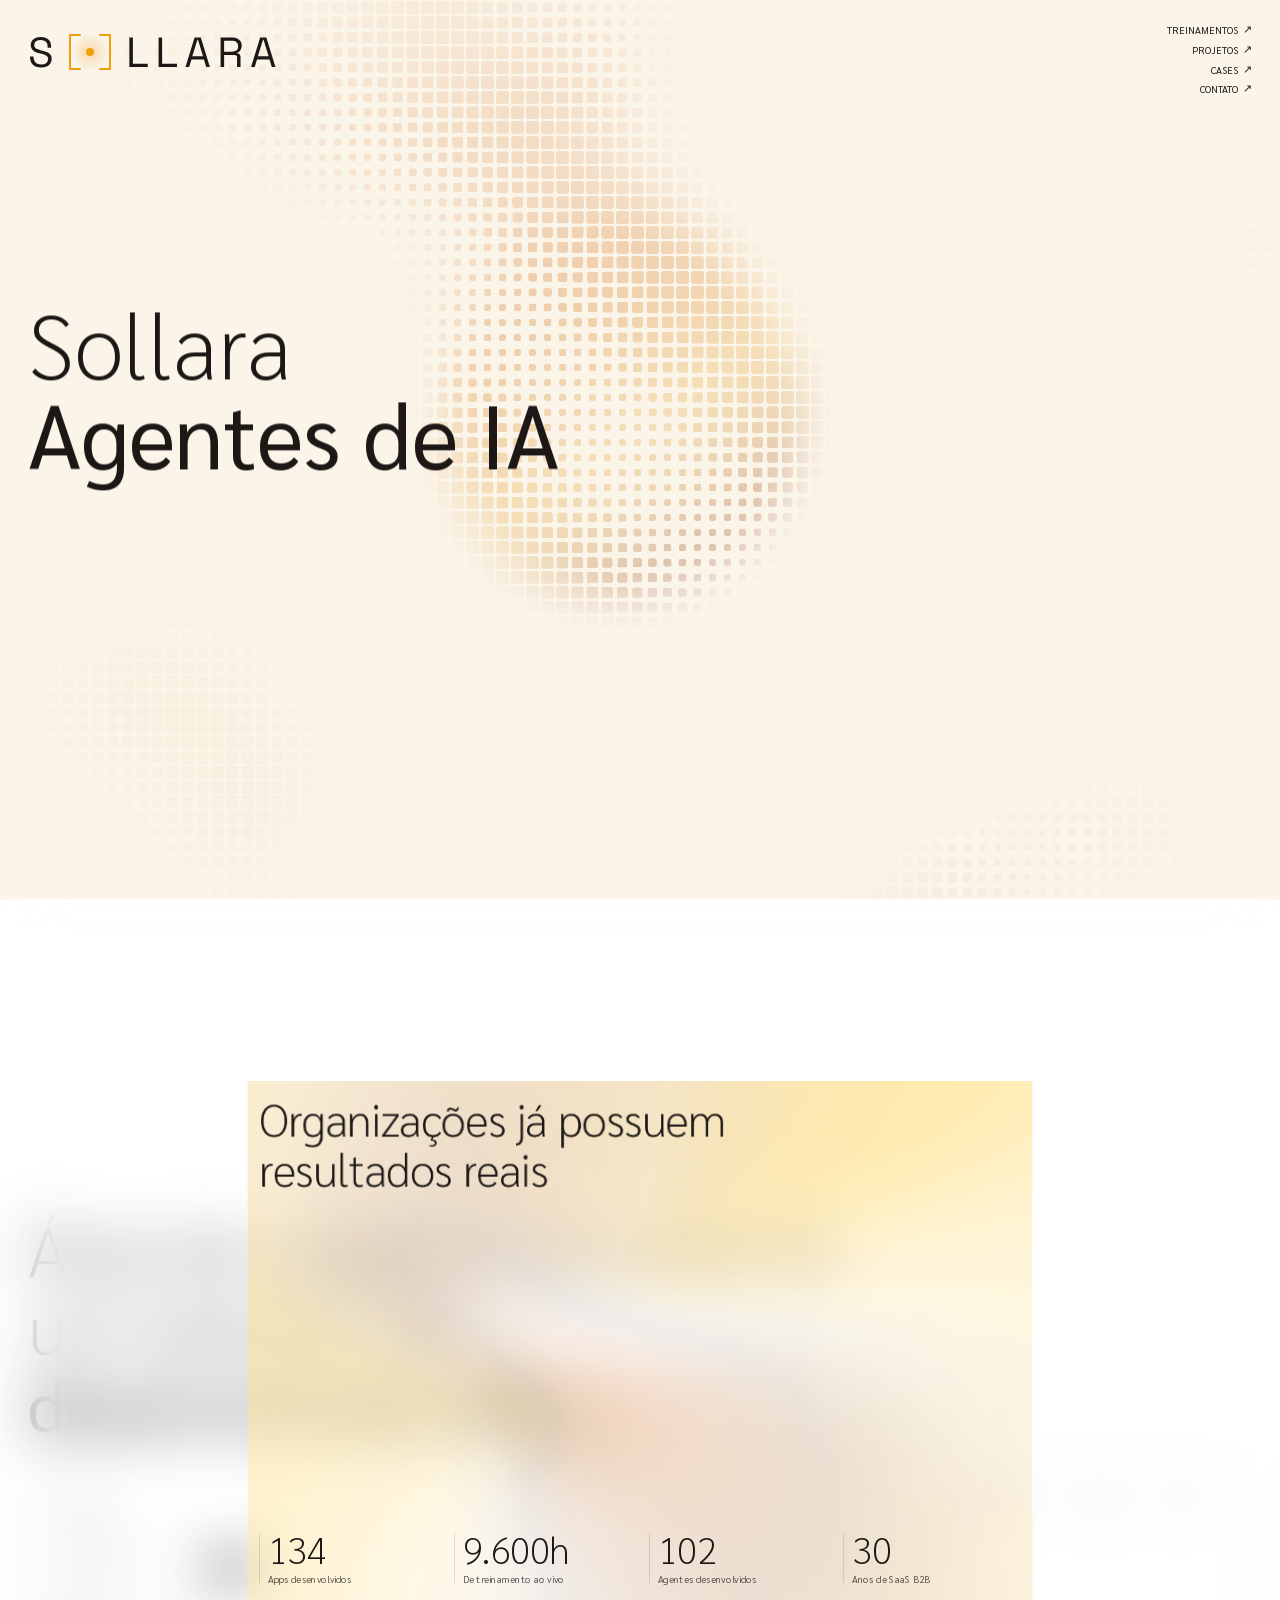
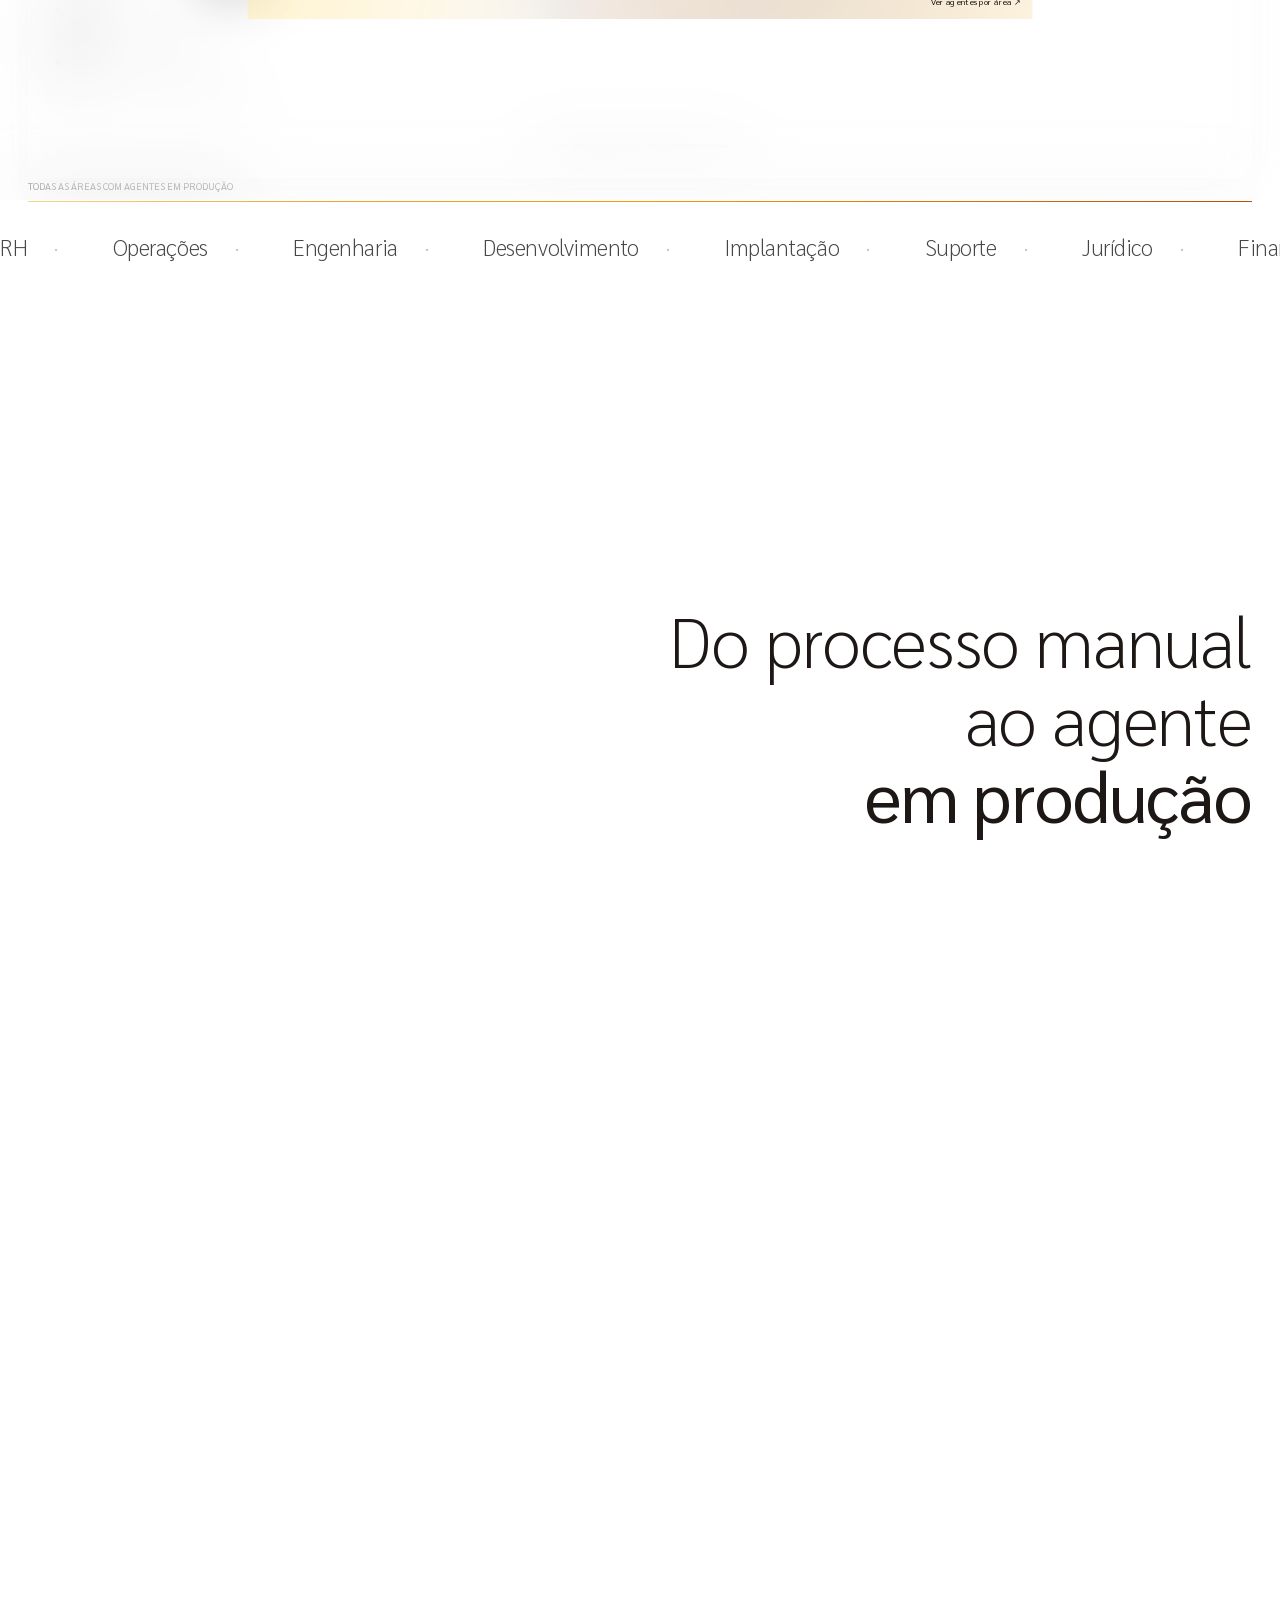
<file: index.html>
<!DOCTYPE html><html lang="pt-BR"><head><meta charset="UTF-8"><meta name="viewport" content="width=device-width, initial-scale=1.0"><script>window.top===window&&!/[?&]intro\b/.test(location.search)&&matchMedia("(hover: none) and (pointer: coarse)").matches&&location.replace(new URL("solucoes/",location.href).href);</script><title>Sollara — Agentes de IA Empresariais </title><meta name="description" content="Treinamentos de 16h por área e projetos de IA agêntica do Grupo eSales."><link rel="stylesheet" href="motion/css/fonts.css"><link rel="stylesheet" href="motion/css/style.css"><style>.palavra{white-space:nowrap}html{font-size:max(9px,.625vw)}.marquee-text{letter-spacing:-.02em;color:#1d1816;white-space:nowrap;align-items:center;height:3.75rem;font-family:Sarabun,sans-serif;font-size:2.5rem;font-weight:200;display:inline-flex}.marquee-text:after{content:"·";color:#e8ab30;margin-left:3rem}.hero-logo{height:auto}.phase4-container .split-feature-container{pointer-events:inherit}.footer-contato{flex-direction:column;gap:.75rem;margin:.5rem 0 1.5rem;font-size:.875rem;display:flex}.footer-contato a,.footer-contato div{color:#1d1816;flex-direction:column;gap:.15rem;text-decoration:none;display:flex}.footer-contato a:hover{color:#db7706}.footer-contato span{letter-spacing:.12em;text-transform:uppercase;opacity:.5;font-size:.625rem;font-weight:700}.footer-col a.footer-col-link{opacity:1;font-size:1rem;font-weight:500}.footer-col a.footer-col-link:hover{color:#db7706}.hi-text-forte{opacity:.92;font-size:1.375rem;font-weight:500}.gc-bottom{flex-direction:column;align-items:stretch;gap:1.75rem}.gc-bottom-right{grid-template-columns:repeat(4,minmax(0,1fr));align-items:start;gap:2rem 3rem;width:100%;display:grid}.stat-link{align-self:flex-end}.gc-bottom-right .stat-col{gap:.75rem;padding-left:1.5rem}.gc-bottom-right .stat-num{white-space:nowrap;font-size:max(40px,4.4vw)}.gc-bottom-right .stat-desc{opacity:.7;white-space:nowrap;font-size:15px;font-weight:500}.stat-link{color:#1d1816;letter-spacing:.02em;font-size:13px;font-weight:500;text-decoration:none}.stat-link:hover{color:#b45309}@media (width<=900px){.gc-bottom-right{grid-template-columns:repeat(2,minmax(0,1fr));column-gap:2rem}}@media (width<=600px){html,body{overflow-x:clip}.hero-logo{max-width:calc(100vw - 6.25rem)}.phase4-container .split-feature-container{max-width:100vw}.phase4-container .split-feature-container>div{width:100%}.words-container,.scroll-content-wrapper,.phase6-container{z-index:4}body{height:1500vh}.scroll-title-container,.clients-container{margin-bottom:20rem}.glass-gradient-wrapper{height:auto;padding:0;top:50%}.glass-gradient-wrapper .gradient-content{justify-content:flex-start;gap:2.5rem;height:auto;padding:1.75rem;position:relative}.glass-gradient-wrapper .glass-gradient-img{height:100%}.flying-word{font-size:13vw}.gc-bottom-right{column-gap:1rem}.gc-bottom-right .stat-col{padding-left:.75rem}.gc-bottom-right .stat-num{font-size:34px}.gc-bottom-right .stat-desc{white-space:normal;font-size:13px}.phase4-container{background:linear-gradient(#fdfaf500,#fdfaf5f0 55%)}.phase4-container .split-feature-container{padding:0 20px 32px}.phase4-container .feature-title{white-space:normal}.phase4-container .hi-text-forte{font-size:16px;max-width:100%!important}}
</style></head><body><div id="preloader" style="position: fixed; top: 0; left: 0; width: 100%; height: 100vh; z-index: 9999; pointer-events: none; transition: opacity 1s ease;"><div style="position: absolute; top: 2.5rem; left: 3.125rem; color: #1d1816; font-family: 'Sarabun', sans-serif; font-weight: 200; font-size: 4rem; letter-spacing: -0.02em; line-height: 1;">[ &nbsp;<div style="height: 4rem; overflow: hidden; position: relative; width: 6.5rem; display: inline-block; vertical-align: top;"><div id="odometer-numbers" style="position: absolute; top: 0; left: 0; width: 100%; transition: transform 0.05s linear; text-align: center;"></div></div>&nbsp; / 100 ]</div></div><img src="motion/images/logo-sollara.svg" class="hero-logo preload-hidden reveal-anim from-top" alt="Sollara"><h1 class="hero-title" id="animated-hero-title">Sollara<br><span class="hero-subtitle">Agentes de IA</span></h1><div class="hero-nav preload-hidden reveal-anim from-top"><a href="solucoes/index.html#cursos">treinamentos <span class="nav-arrow">↗</span></a><a href="solucoes/index.html#projetos">projetos <span class="nav-arrow">↗</span></a><a href="solucoes/index.html#cases">cases <span class="nav-arrow">↗</span></a><a href="mailto:contato@sollara.ai">contato <span class="nav-arrow">↗</span></a></div><div class="scroll-content-wrapper"><div class="scroll-title-container" id="scroll-title"><h3 class="animated-title flow-title">Área de negócios munida de<br>um exército de<br><span style="font-weight: 500;">desenvolvedores</span></h3></div><div class="clients-container"><div class="clients-subtitle">TODAS AS ÁREAS COM AGENTES EM PRODUÇÃO</div><div class="clients-line"></div><div class="marquee-container"><div class="marquee-content"><span class="marquee-logo marquee-text">RH</span><span class="marquee-logo marquee-text">Operações</span><span class="marquee-logo marquee-text">Engenharia</span><span class="marquee-logo marquee-text">Desenvolvimento</span><span class="marquee-logo marquee-text">Implantação</span><span class="marquee-logo marquee-text">Suporte</span><span class="marquee-logo marquee-text">Jurídico</span><span class="marquee-logo marquee-text">Financeiro</span><span class="marquee-logo marquee-text">Comercial</span><span class="marquee-logo marquee-text">Infraestrutura/TI</span><span class="marquee-logo marquee-text">Diretoria</span><span class="marquee-logo marquee-text">Conselho</span><span class="marquee-logo marquee-text">RH</span><span class="marquee-logo marquee-text">Operações</span><span class="marquee-logo marquee-text">Engenharia</span><span class="marquee-logo marquee-text">Desenvolvimento</span><span class="marquee-logo marquee-text">Implantação</span><span class="marquee-logo marquee-text">Suporte</span><span class="marquee-logo marquee-text">Jurídico</span><span class="marquee-logo marquee-text">Financeiro</span><span class="marquee-logo marquee-text">Comercial</span><span class="marquee-logo marquee-text">Infraestrutura/TI</span><span class="marquee-logo marquee-text">Diretoria</span><span class="marquee-logo marquee-text">Conselho</span></div></div></div><div class="feature-container" style="align-items: flex-end; padding-right: 3.125rem; padding-left: 3.125rem; box-sizing: border-box;"><h3 class="feature-title animated-title flow-title" style="text-align: right;">Do processo manual<br>ao agente<br><span style="font-weight: 500;">em produção</span></h3></div></div><div class="phase4-container" id="phase4-container" style="font-family: 'Sarabun', sans-serif;"><div class="split-feature-container"><div class="hi-top" style="width: 100%; min-width: 15rem; max-width: 20rem; margin-bottom: 0;"><span>( P )</span><span>[ 002 /004 ]</span></div><div style="display: flex; flex-direction: column; align-items: flex-start;"><div class="split-top" style="text-align: left; display: inline-block;"><h3 class="feature-title animated-title" id="phase4-title" style="text-align: left; margin-top: 0;">Do mapa ao agente,<br><span style="font-weight: 500;">com o seu time</span></h3><div class="clients-line" style="margin-top: 3rem; margin-bottom: 3rem; width: 100%; margin-left: 0; margin-right: 0;"></div></div><div class="split-bottom" style="align-items: flex-start;"><div class="hi-text hi-text-forte" style="text-align: left; max-width: 34rem;">Mapeamos onde um agente gera mais ganho, colocamos o primeiro no ar com o seu time, levamos para outras áreas com governança — e formamos os gestores para seguirem construindo sozinhos, sem depender de TI.</div><a href="mailto:contato@sollara.ai" class="hi-btn" style="margin-top: 1.5rem; text-transform: uppercase;">FALAR SOBRE UM PROJETO</a></div></div></div></div><div class="words-container"><div class="flying-word" id="word1"><span class="char">p</span><span class="char">r</span><span class="char">o</span><span class="char">c</span><span class="char">e</span><span class="char">s</span><span class="char">s</span><span class="char">o</span><span class="char">s</span></div><div class="flying-word" id="word2"><span class="char">p</span><span class="char">e</span><span class="char">s</span><span class="char">s</span><span class="char">o</span><span class="char">a</span><span class="char">s</span></div><div class="flying-word" id="word3"><span class="char">a</span><span class="char">g</span><span class="char">e</span><span class="char">n</span><span class="char">t</span><span class="char">e</span><span class="char">s</span></div><div class="flying-word" id="word4"><span class="char">e</span><span class="char">s</span><span class="char">c</span><span class="char">a</span><span class="char">l</span><span class="char">a</span><span class="char">b</span><span class="char">i</span><span class="char">l</span><span class="char">i</span><span class="char">d</span><span class="char">a</span><span class="char">d</span><span class="char">e</span></div><div class="flying-word" id="word5"><span class="char">r</span><span class="char">e</span><span class="char">s</span><span class="char">u</span><span class="char">l</span><span class="char">t</span><span class="char">a</span><span class="char">d</span><span class="char">o</span></div></div><div class="glass-container" id="glass-container"><div id="glass-gradient" class="glass-gradient-wrapper"><img src="motion/images/gradient.png" class="glass-gradient-img" alt=""><div class="gradient-content"><div class="gc-top-left animated-title" id="phase3-title">Organizações já possuem<br>resultados reais</div><div class="gc-bottom"><div class="gc-bottom-right"><div class="stat-col"><div class="stat-num">134</div><div class="stat-desc">Apps desenvolvidos</div></div><div class="stat-col"><div class="stat-num">9.600h</div><div class="stat-desc">De treinamento ao vivo</div></div><div class="stat-col"><div class="stat-num">102</div><div class="stat-desc">Agentes desenvolvidos</div></div><div class="stat-col"><div class="stat-num">30</div><div class="stat-desc">Anos de SaaS B2B</div></div></div><a class="stat-link" href="solucoes/index.html#cases">Ver agentes por área <span class="nav-arrow">↗</span></a></div></div></div></div><div class="phase5-container" id="phase5-container" style="font-family: 'Sarabun', sans-serif;"><div class="hi-top phase5-label-right"><span>( T )</span><span>[ 003 /004 ]</span></div><h3 class="feature-title phase5-title-left animated-title" id="phase5-title-1">Treinamentos por área</h3><div class="hi-text phase5-desc-left">Treinamentos de 16h por área — Gestão, RH, Marketing, Operação, Comercial, Implantação, Suporte e Construção de Agentes Autônomos — ou um curso personalizado para a sua empresa. Turma ao vivo, ferramenta real construída em sala.</div><h3 class="feature-title phase5-title-right animated-title" id="phase5-title-2">A Sollara constrói<br><span style="font-weight: 500;">seu agente</span></h3></div><div class="phase6-container" id="phase6-container"><h3 class="phase6-title animated-title" id="phase6-title">Prontos para sair<br><span style="font-weight: 400;">da teoria?</span></h3></div><div class="phase6-footer-wrapper" id="phase6-footer"><div class="glass-footer"><div class="footer-top"><div class="footer-left"><h2 style="margin: 0 0 2rem 0; font-weight: 500; font-size: 1.5rem; letter-spacing: -0.02em;">Sollara</h2><div class="footer-heading">Fale com a Sollara.</div><div class="footer-input-group"><a href="mailto:contato@sollara.ai" class="footer-input" style="display:flex; align-items:center; text-decoration:none; color:inherit;">contato@sollara.ai</a><a href="mailto:contato@sollara.ai" class="footer-submit" style="display:flex; align-items:center; text-decoration:none;">Enviar</a></div><div class="footer-contato"><a href="tel:+555133258100"><span>Telefone</span>(51) 3325-8100</a><div><span>Endereço</span>Av. Carlos Gomes, 111 — Porto Alegre · RS</div><a href="https://www.instagram.com/sollara.ai/" target="_blank" rel="noopener noreferrer"><span>Instagram</span>@sollara.ai</a></div><div class="footer-subtext">Treinamentos e projetos de IA agêntica — unidade de IA do Grupo eSales.</div></div><div class="footer-right"><div class="footer-col"><a class="footer-col-link" href="solucoes/index.html#cursos">Treinamentos <span class="nav-arrow">↗</span></a></div><div class="footer-col"><a class="footer-col-link" href="solucoes/index.html#projetos">Projetos <span class="nav-arrow">↗</span></a></div><div class="footer-col"><a class="footer-col-link" href="solucoes/index.html#sobre">Sollara <span class="nav-arrow">↗</span></a></div></div></div><div class="footer-line"></div><div class="footer-bottom">© 2026 Sollara · Grupo eSales. Todos os direitos reservados.</div></div></div><script>document.addEventListener("DOMContentLoaded",function(){function a(o){var t=null;Array.prototype.slice.call(o.childNodes).forEach(function(e){e.nodeType===1&&e.classList.contains("char-mask")?(t||(t=document.createElement("span"),t.className="palavra",o.insertBefore(t,e)),t.appendChild(e)):(t=null,e.nodeType===1&&e.tagName!=="BR"&&a(e))})}document.querySelectorAll("#animated-hero-title, .animated-title").forEach(a)});</script><script defer src="motion/js/vendor.js"></script><script defer src="motion/js/embedded-assets.js"></script><script defer src="motion/js/main.js"></script></body></html>
</file>
<file: motion/css/fonts.css>
@font-face{font-family:Sarabun;font-style:italic;font-weight:400;font-display:swap;src:url(../fonts/sarabun-400-italic-thai.woff2) format("woff2");unicode-range:U+02D7,U+0303,U+0331,U+0E01-0E5B,U+200C-200D,U+25CC}@font-face{font-family:Sarabun;font-style:italic;font-weight:400;font-display:swap;src:url(../fonts/sarabun-400-italic-vietnamese.woff2) format("woff2");unicode-range:U+0102-0103,U+0110-0111,U+0128-0129,U+0168-0169,U+01A0-01A1,U+01AF-01B0,U+0300-0301,U+0303-0304,U+0308-0309,U+0323,U+0329,U+1EA0-1EF9,U+20AB}@font-face{font-family:Sarabun;font-style:italic;font-weight:400;font-display:swap;src:url(../fonts/sarabun-400-italic-latin-ext.woff2) format("woff2");unicode-range:U+0100-02BA,U+02BD-02C5,U+02C7-02CC,U+02CE-02D7,U+02DD-02FF,U+0304,U+0308,U+0329,U+1D00-1DBF,U+1E00-1E9F,U+1EF2-1EFF,U+2020,U+20A0-20AB,U+20AD-20C0,U+2113,U+2C60-2C7F,U+A720-A7FF}@font-face{font-family:Sarabun;font-style:italic;font-weight:400;font-display:swap;src:url(../fonts/sarabun-400-italic-latin.woff2) format("woff2");unicode-range:U+0000-00FF,U+0131,U+0152-0153,U+02BB-02BC,U+02C6,U+02DA,U+02DC,U+0304,U+0308,U+0329,U+2000-206F,U+20AC,U+2122,U+2191,U+2193,U+2212,U+2215,U+FEFF,U+FFFD}@font-face{font-family:Sarabun;font-style:normal;font-weight:200;font-display:swap;src:url(../fonts/sarabun-200-thai.woff2) format("woff2");unicode-range:U+02D7,U+0303,U+0331,U+0E01-0E5B,U+200C-200D,U+25CC}@font-face{font-family:Sarabun;font-style:normal;font-weight:200;font-display:swap;src:url(../fonts/sarabun-200-vietnamese.woff2) format("woff2");unicode-range:U+0102-0103,U+0110-0111,U+0128-0129,U+0168-0169,U+01A0-01A1,U+01AF-01B0,U+0300-0301,U+0303-0304,U+0308-0309,U+0323,U+0329,U+1EA0-1EF9,U+20AB}@font-face{font-family:Sarabun;font-style:normal;font-weight:200;font-display:swap;src:url(../fonts/sarabun-200-latin-ext.woff2) format("woff2");unicode-range:U+0100-02BA,U+02BD-02C5,U+02C7-02CC,U+02CE-02D7,U+02DD-02FF,U+0304,U+0308,U+0329,U+1D00-1DBF,U+1E00-1E9F,U+1EF2-1EFF,U+2020,U+20A0-20AB,U+20AD-20C0,U+2113,U+2C60-2C7F,U+A720-A7FF}@font-face{font-family:Sarabun;font-style:normal;font-weight:200;font-display:swap;src:url(../fonts/sarabun-200-latin.woff2) format("woff2");unicode-range:U+0000-00FF,U+0131,U+0152-0153,U+02BB-02BC,U+02C6,U+02DA,U+02DC,U+0304,U+0308,U+0329,U+2000-206F,U+20AC,U+2122,U+2191,U+2193,U+2212,U+2215,U+FEFF,U+FFFD}@font-face{font-family:Sarabun;font-style:normal;font-weight:400;font-display:swap;src:url(../fonts/sarabun-400-thai.woff2) format("woff2");unicode-range:U+02D7,U+0303,U+0331,U+0E01-0E5B,U+200C-200D,U+25CC}@font-face{font-family:Sarabun;font-style:normal;font-weight:400;font-display:swap;src:url(../fonts/sarabun-400-vietnamese.woff2) format("woff2");unicode-range:U+0102-0103,U+0110-0111,U+0128-0129,U+0168-0169,U+01A0-01A1,U+01AF-01B0,U+0300-0301,U+0303-0304,U+0308-0309,U+0323,U+0329,U+1EA0-1EF9,U+20AB}@font-face{font-family:Sarabun;font-style:normal;font-weight:400;font-display:swap;src:url(../fonts/sarabun-400-latin-ext.woff2) format("woff2");unicode-range:U+0100-02BA,U+02BD-02C5,U+02C7-02CC,U+02CE-02D7,U+02DD-02FF,U+0304,U+0308,U+0329,U+1D00-1DBF,U+1E00-1E9F,U+1EF2-1EFF,U+2020,U+20A0-20AB,U+20AD-20C0,U+2113,U+2C60-2C7F,U+A720-A7FF}@font-face{font-family:Sarabun;font-style:normal;font-weight:400;font-display:swap;src:url(../fonts/sarabun-400-latin.woff2) format("woff2");unicode-range:U+0000-00FF,U+0131,U+0152-0153,U+02BB-02BC,U+02C6,U+02DA,U+02DC,U+0304,U+0308,U+0329,U+2000-206F,U+20AC,U+2122,U+2191,U+2193,U+2212,U+2215,U+FEFF,U+FFFD}
</file>
<file: motion/css/style.css>
::-webkit-scrollbar{display:none}html{font-size:max(12px,.833333vw)}body{margin:0;overflow-x:hidden;-ms-overflow-style:none;scrollbar-width:none;background-color:#fff;height:2800vh}.preload-hidden{opacity:0!important;pointer-events:none!important}.reveal-anim{transition:transform 1.6s cubic-bezier(.2,.8,.2,1) .6s,opacity 1.6s ease .6s;will-change:transform,opacity}.preload-hidden.reveal-anim.from-top{transform:translateY(-20px)}.preload-hidden.reveal-anim.from-bottom{transform:translateY(20px)}canvas{display:block}.hero-logo{position:absolute;top:2.5rem;left:3.125rem;z-index:5;height:1.75rem;width:auto}.hero-title{position:absolute;top:43%;transform:translateY(-50%);left:3.125rem;font-family:Sarabun,sans-serif;font-weight:200;font-size:max(2.5rem,7vw);color:#1d1816;margin:0;z-index:2;pointer-events:none;line-height:1;white-space:nowrap}.char-mask{display:inline-block;overflow:hidden;vertical-align:bottom;padding-top:.2em;margin-top:-.2em;padding-bottom:1.2em;margin-bottom:-1.2em;perspective:500px}.hero-char{display:inline-block;transform:translateY(110%) translateZ(-60px) rotateX(-65deg);transform-origin:bottom center;filter:blur(14px);opacity:0;will-change:transform,filter,opacity;transition:transform 1.6s cubic-bezier(.2,.8,.2,1),filter 1.6s ease,opacity 1.2s ease}.hero-char.revealed{transform:translateY(0) translateZ(0) rotateX(0);filter:blur(0px);opacity:1}.animated-title .hero-char{transition:transform .8s cubic-bezier(.2,.8,.2,1),filter .8s ease,opacity .6s ease}.hero-nav{position:absolute;top:2.5rem;right:3.125rem;z-index:5;font-family:Sarabun,sans-serif;font-weight:400;display:flex;flex-direction:column;align-items:flex-end;gap:.75rem}.hero-nav a{color:#1d1816;text-decoration:none;font-size:1.1rem;font-weight:400;text-transform:uppercase;display:flex;align-items:center;gap:.5rem;opacity:1;transition:transform .2s ease;cursor:pointer}.hero-nav a:hover{transform:translate(-4px)}.hero-nav a .nav-arrow{font-size:1.2rem;font-weight:400;line-height:1}.hero-subtitle{font-weight:400;color:#1d1816}.hero-info-block{position:absolute;bottom:3.125rem;left:3.125rem;z-index:5;font-family:Sarabun,sans-serif;color:#1d1816;width:20rem;display:flex;flex-direction:column}.hi-top{display:flex;justify-content:space-between;font-size:1.1rem;font-weight:400;text-transform:uppercase;margin-bottom:2rem}.hi-text{font-size:1.0625rem;line-height:1.5;opacity:.7;margin-bottom:2.5rem}.hi-btn{align-self:flex-start;padding:.875rem 3rem;border:1px solid #000000;border-radius:2.5rem;background:#ffffff1a;backdrop-filter:blur(12px);-webkit-backdrop-filter:blur(12px);color:#1d1816;text-decoration:none;font-size:.95rem;font-weight:400;letter-spacing:1px;transition:background .2s,transform .2s}.hi-btn:hover{background:#ffffff4d;transform:translateY(-2px)}.scroll-content-wrapper{position:absolute;top:calc(100vh + 34.375rem);left:0;width:100%;z-index:2;display:flex;flex-direction:column}.scroll-title-container{padding-left:3.125rem;margin-bottom:37.5rem}.scroll-title-container h3{font-family:Sarabun,sans-serif;font-weight:200;font-size:max(2.625rem,5.5vw);letter-spacing:-.02em;white-space:nowrap;color:#1d1816;margin:0;line-height:1.1}.clients-container{width:100%;display:flex;flex-direction:column;margin-bottom:37.5rem}.clients-subtitle{font-family:Sarabun,sans-serif;font-size:1.1rem;font-weight:400;text-transform:uppercase;padding-left:3.125rem;margin-bottom:1rem;color:#1d1816}.clients-line{height:1px;margin-left:3.125rem;margin-right:3.125rem;background:linear-gradient(to right,#f5d989,#e8ab30,#f59e0b,#db7706,#b45309);margin-bottom:3rem}.marquee-container{width:100%;overflow:hidden;white-space:nowrap;filter:grayscale(100%);opacity:.8}.marquee-content{display:inline-flex;align-items:center;gap:6rem;padding-right:6rem;animation:marquee 25s linear infinite}@keyframes marquee{0%{transform:translate(-50%)}to{transform:translate(0)}}.marquee-logo{height:3.75rem;width:auto;object-fit:contain}.feature-container{width:100%;display:flex;flex-direction:column}.feature-title{font-family:Sarabun,sans-serif;font-weight:200;font-size:max(2.625rem,5.5vw);letter-spacing:-.02em;white-space:nowrap;color:#1d1816;margin:0;line-height:1.1}.split-feature-container{width:100%;display:flex;flex-direction:column;padding-left:3.125rem;padding-right:3.125rem;box-sizing:border-box;margin-top:37.5rem}.pill-badge{display:inline-block;font-family:Sarabun,sans-serif;font-size:max(.875rem,1vw);font-weight:400;border:1px solid rgba(0,0,0,.2);border-radius:50px;padding:.3rem 1.2rem;color:#1d1816}.split-bottom{display:flex;flex-direction:column;align-items:flex-start;max-width:45rem}.feature-text{font-family:Sarabun,sans-serif;font-size:max(1.1rem,1.25vw);line-height:1.5;font-weight:300;color:#1d1816;opacity:.8}.phase4-container{position:fixed;top:0;left:0;width:100%;height:100vh;z-index:5;pointer-events:none;display:flex;align-items:flex-end;justify-content:flex-end;opacity:0;transform:translateY(50px)}.phase4-container .split-feature-container{pointer-events:auto;margin-top:0;padding-top:4rem;padding-bottom:4rem;height:100vh;justify-content:space-between;width:auto;align-items:flex-start}.phase5-container{position:fixed;top:0;left:0;width:100%;height:100vh;z-index:4;pointer-events:none;opacity:0}.phase5-title-left{position:absolute;top:2.5rem;left:3.125rem;text-align:left;margin:0}.phase5-title-right{position:absolute;bottom:2.5rem;right:3.125rem;text-align:right;margin:0}.phase5-desc-left{position:absolute;bottom:2.5rem;left:3.125rem;text-align:left;max-width:25rem;margin:0}.phase5-label-right{position:absolute;top:2.5rem;right:3.125rem;width:12rem;margin:0}.phase6-container{position:fixed;top:0;left:0;width:100%;height:100vh;z-index:2;pointer-events:none;opacity:0;display:flex;align-items:center;justify-content:center}.phase6-title{position:absolute;top:30vh;transform:translateY(-50%);left:0;width:100%;font-family:Sarabun,sans-serif;font-weight:200;font-size:max(2.5rem,7vw);color:#1d1816;margin:0;line-height:1;text-align:center;white-space:nowrap;pointer-events:none}.phase6-footer-wrapper{position:fixed;top:0;left:0;width:100%;height:100vh;z-index:4;pointer-events:none;transform:translateY(100vh)}.phase6-footer-wrapper *{pointer-events:auto}.glass-footer{position:absolute;bottom:2.5rem;left:3.125rem;right:3.125rem;padding:3rem;background:#fff6;backdrop-filter:blur(20px);-webkit-backdrop-filter:blur(20px);border-radius:2rem;border:1px solid rgba(255,255,255,.5);box-shadow:0 8px 32px #0000000d;display:flex;flex-direction:column;color:#1d1816;font-family:Sarabun,sans-serif}.footer-top{display:flex;justify-content:space-between}.footer-left{width:35%;display:flex;flex-direction:column}.footer-heading{font-size:1rem;font-weight:500;margin-bottom:1.5rem}.footer-input-group{display:flex;background:#fff9;border-radius:2rem;padding:.3rem;margin-bottom:1rem;border:1px solid rgba(0,0,0,.1);max-width:22rem}.footer-input{flex:1;background:transparent;border:none;outline:none;padding-left:1rem;font-family:Sarabun,sans-serif;font-size:.9rem}.footer-submit{background:#1d1816;color:#fff;border:none;border-radius:2rem;padding:.6rem 1.5rem;font-family:Sarabun,sans-serif;cursor:pointer;transition:transform .2s}.footer-submit:hover{transform:scale(1.05)}.footer-subtext{font-size:.75rem;opacity:.6;line-height:1.4;max-width:22rem}.footer-right{display:flex;gap:5rem;padding-right:2rem}.footer-col{display:flex;flex-direction:column;gap:1rem}.footer-col-title{font-size:.9rem;font-weight:500;margin-bottom:.5rem}.footer-col a{color:#1d1816;opacity:.7;text-decoration:none;font-size:.85rem;transition:opacity .2s}.footer-col a:hover{opacity:1}.footer-line{height:1px;background:#0000001a;margin-top:3rem;margin-bottom:1.5rem}.footer-bottom{text-align:center;font-size:.8rem;opacity:.6}.words-container{position:fixed;top:0;left:0;width:100%;height:100vh;perspective:1500px;z-index:2;pointer-events:none}.flying-word{position:absolute;top:50%;left:50%;font-family:Sarabun,sans-serif;font-weight:400;font-size:max(80px,25vw);color:#1d1816;margin:0;padding:0 .2em;opacity:0;white-space:nowrap;transform:translate3d(-50%,-50%,0) rotateY(0)}.flying-word .char{display:inline-block;padding:0 .15em;margin:0 -.15em}.glass-container{position:fixed;bottom:0;left:0;width:100%;height:100vh;background:#ffffff26;backdrop-filter:blur(30px);-webkit-backdrop-filter:blur(30px);border-top:1px solid rgba(255,255,255,.4);z-index:10;transform:translateY(100vh);pointer-events:none}.glass-gradient-wrapper{position:absolute;top:50%;left:50%;width:calc(100% - 8rem);height:calc(100% - 8rem);transform:translate(-50%,-50%) scale(.65);border-radius:0;overflow:hidden;pointer-events:auto}.glass-gradient-img{position:absolute;top:0;left:0;width:100%;height:100%;object-fit:cover;z-index:1;opacity:.5}.gradient-content{position:absolute;top:0;left:0;width:100%;height:100%;z-index:2;padding:2rem;box-sizing:border-box;display:flex;flex-direction:column;justify-content:space-between;color:#1d1816;font-family:Sarabun,sans-serif}.gc-top-left{font-size:max(2.625rem,5.5vw);font-weight:200;line-height:1.1;letter-spacing:-.02em;color:#1d1816;max-width:none;white-space:nowrap}.gc-bottom{display:flex;justify-content:space-between;align-items:flex-end}.gc-bottom-left{font-size:14px;font-weight:400;opacity:.8}.gc-bottom-right{display:flex;gap:3.75rem;align-items:flex-end}.stat-col{position:relative;padding-left:20px;display:flex;flex-direction:column;gap:16px}.stat-col-tall{margin-bottom:120px}.stat-col:before{content:"";position:absolute;left:0;top:0;bottom:0;width:1px;background:linear-gradient(to bottom,#0000,#0003 10% 90%,#0000)}.stat-col-tall:before{bottom:-120px}.stat-num{font-size:max(42px,5.5vw);font-weight:200;line-height:1}.stat-desc{font-size:13px;line-height:1.5;opacity:.85}.stat-sub{opacity:.5;font-size:11px}.stat-btn{width:44px;height:44px;border-radius:50%;background:#0000000d;display:flex;align-items:center;justify-content:center;margin-top:8px;cursor:pointer;transition:background .2s;border:1px solid rgba(0,0,0,.1)}.stat-btn:hover{background:#00000026}@media(max-width:600px){.scroll-title-container h3,.feature-title,.gc-top-left{white-space:normal}.gc-bottom{flex-direction:column;align-items:flex-start;gap:1rem}.gc-bottom-right{display:grid;grid-template-columns:repeat(2,minmax(0,1fr));gap:1.5rem 1rem;width:100%}.stat-col-tall{margin-bottom:0}.stat-col-tall:before{bottom:0}.phase5-title-left{max-width:calc(100% - 19.25rem)}.phase5-desc-left{bottom:calc(4rem + 2.2*max(2.625rem,5.5vw));max-width:calc(100% - 6.25rem)}.glass-footer{left:1rem;right:1rem;padding:1.5rem}.footer-top{flex-direction:column;gap:2rem}.footer-left{width:100%}.footer-right{flex-wrap:wrap;gap:1.5rem;padding-right:0}}
</file>
